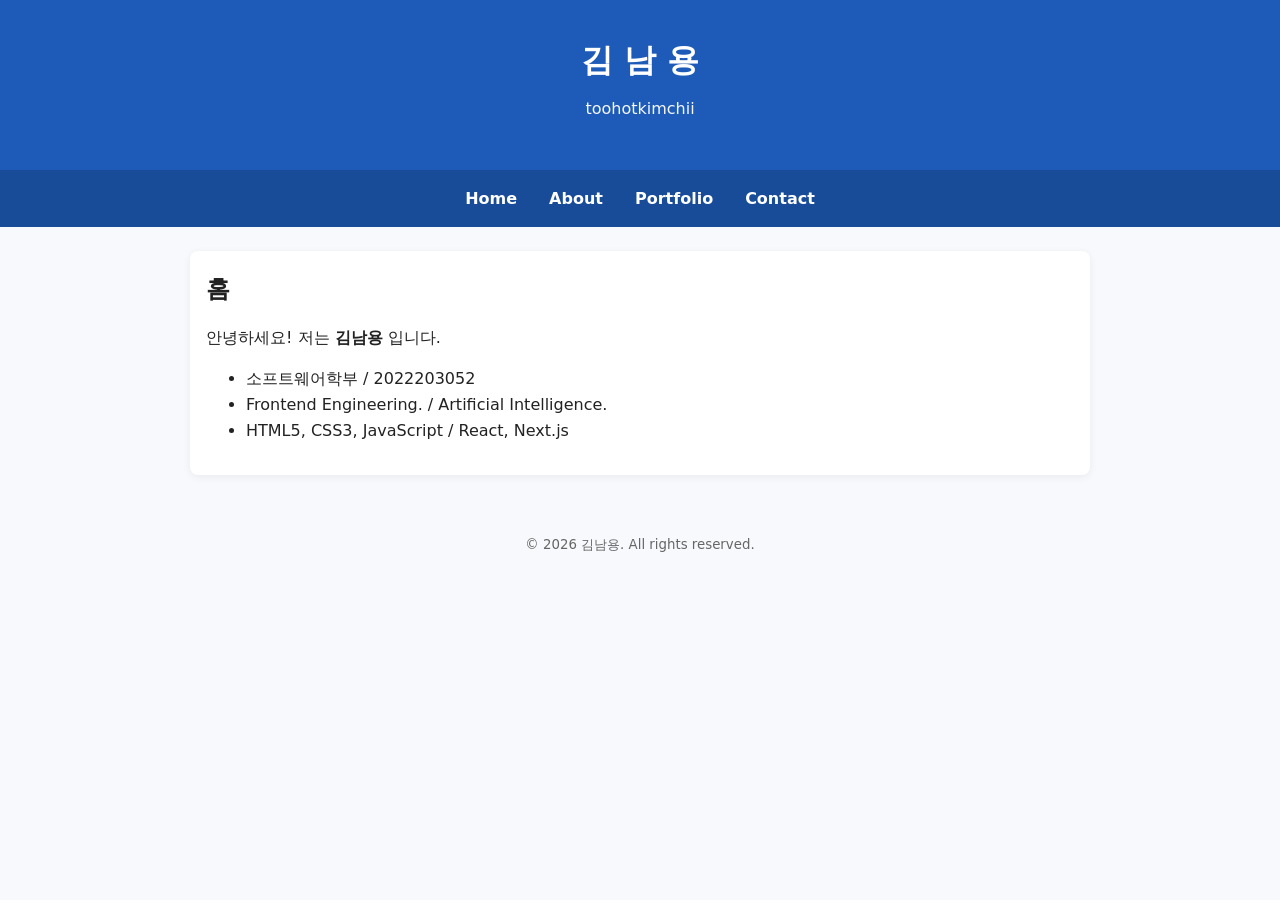
<file: index.html>
<!DOCTYPE html>
<html lang="ko">
<head>
  <meta charset="UTF-8" />
  <meta name="viewport" content="width=device-width, initial-scale=1.0"/>
  <title>인터넷활용 실습 템플릿</title>
  <link rel="stylesheet" href="style.css">
</head>
<body>
<header>
  <h1>김 남 용</h1>
  <p class="subtitle">toohotkimchii</p>
</header>
<nav>
  <a href="index.html">Home</a>
  <a href="about.html">About</a>
  <a href="portfolio.html">Portfolio</a>
  <a href="contact.html">Contact</a>
</nav>
<main class="container">
<section>
  <h2>홈</h2>
  <p>안녕하세요! 저는 <strong>김남용</strong> 입니다.</p>
  <ul>
    <li>소프트웨어학부 / 2022203052</li>
    <li>Frontend Engineering. / Artificial Intelligence.</li>
    <li>HTML5, CSS3, JavaScript / React, Next.js</li>
  </ul>
</section>
</main>
<footer>
  <small>&copy; <span id="year"></span> 김남용. All rights reserved.</small>
</footer>
<script src="script.js"></script>
</body>
</html>
</file>
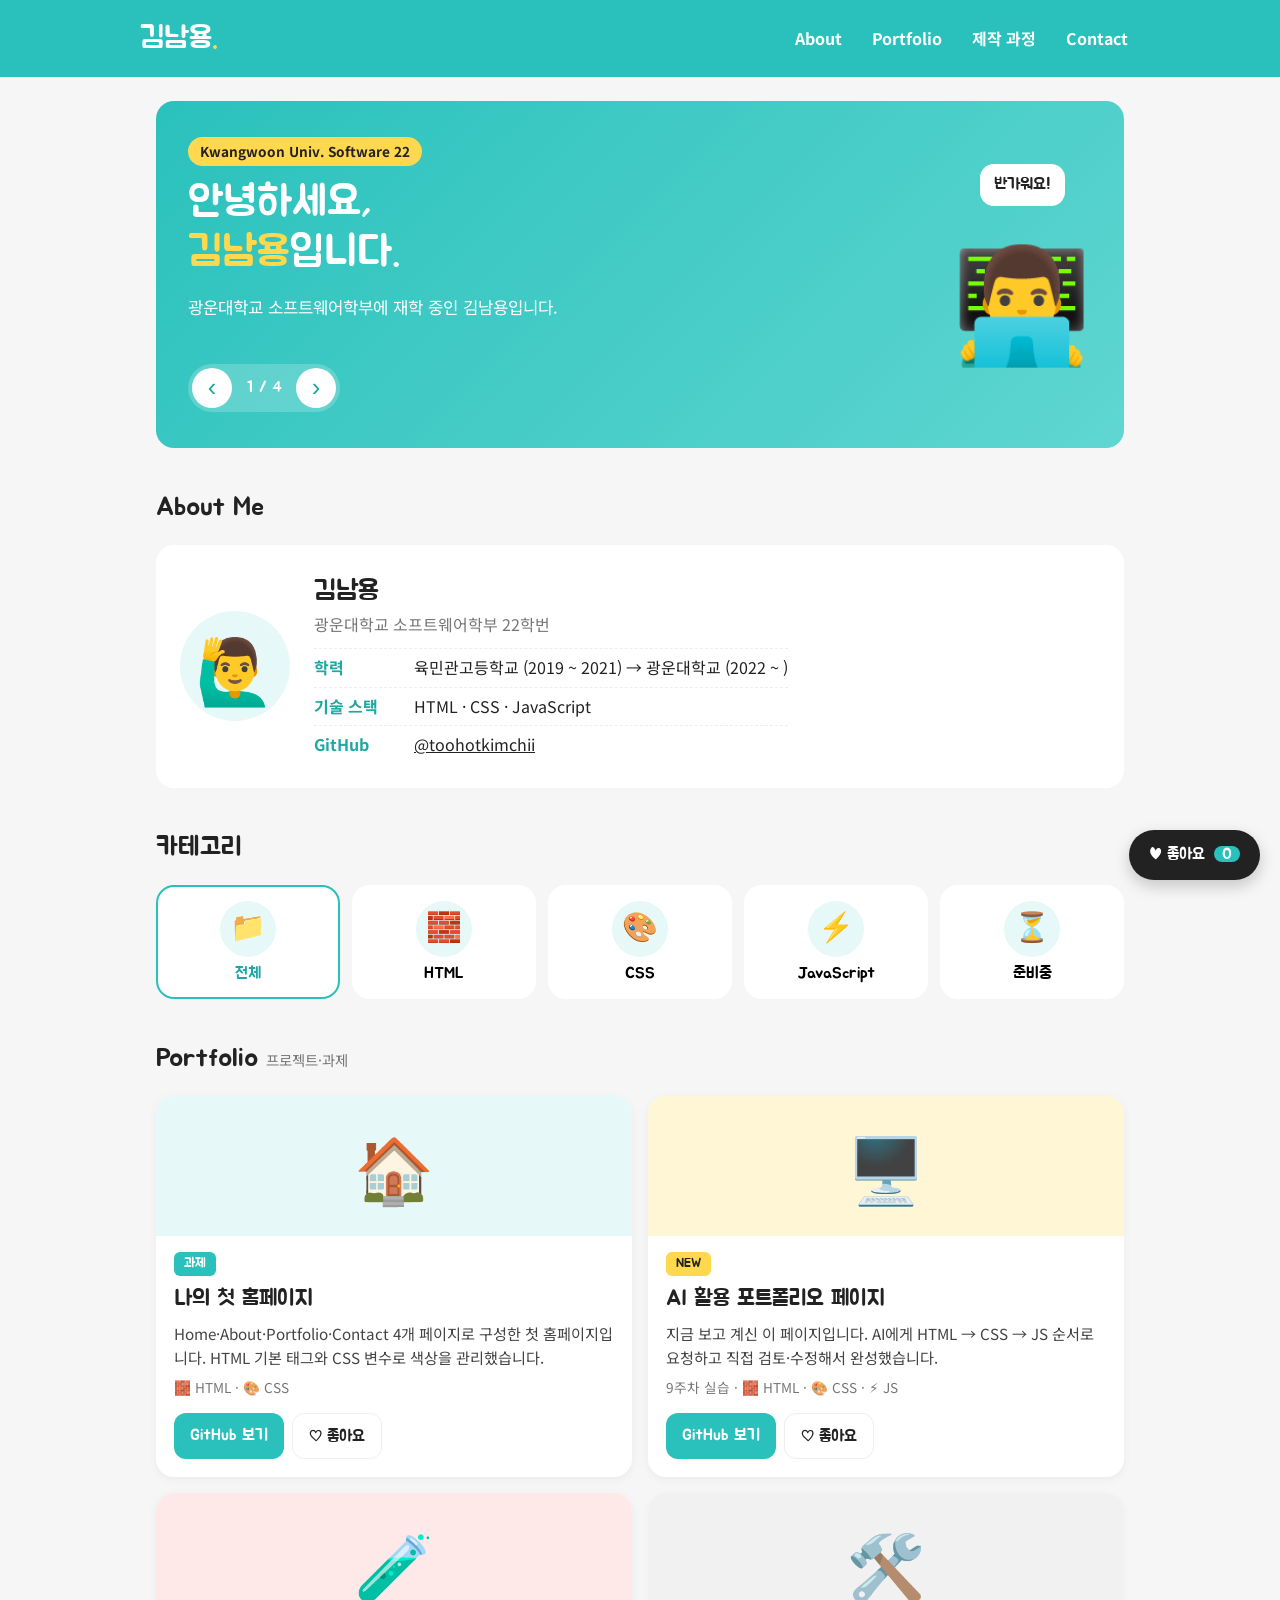
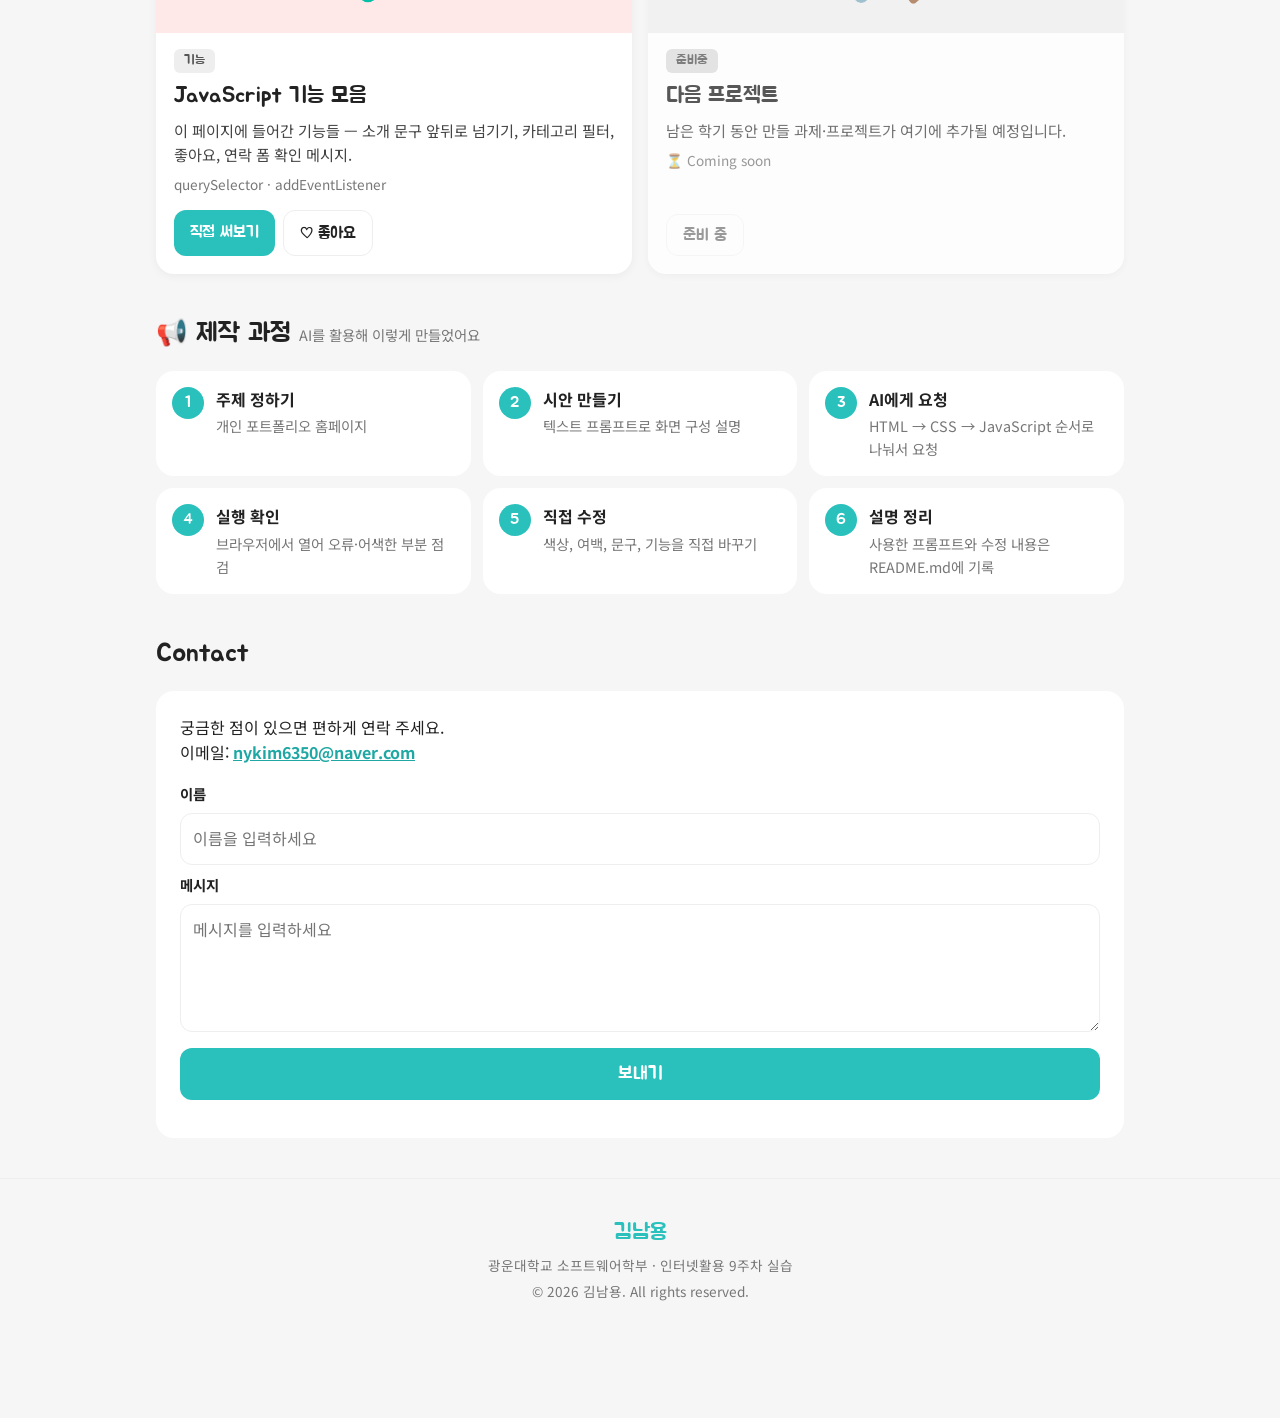
<file: toohotkimchii_page/index.html>
<!DOCTYPE html>
<html lang="ko">
<head>
  <meta charset="UTF-8" />
  <meta name="viewport" content="width=device-width, initial-scale=1.0" />
  <title>김남용 | 포트폴리오</title>

  <!-- 글꼴: 둥글고 귀여운 제목용(Jua) + 읽기 편한 본문용(Noto Sans KR) -->
  <link rel="preconnect" href="https://fonts.googleapis.com">
  <link rel="preconnect" href="https://fonts.gstatic.com" crossorigin>
  <link href="https://fonts.googleapis.com/css2?family=Jua&family=Noto+Sans+KR:wght@400;500;700&display=swap" rel="stylesheet">

  <!-- 디자인(CSS)은 style.css 파일에 따로 작성했습니다. -->
  <link rel="stylesheet" href="style.css" />
</head>
<body>

  <!-- =====================================================
       1. header : 사이트 맨 위 (로고 + 메뉴)
       ===================================================== -->
  <header class="site-header">
    <div class="header-inner">
      <a href="#home" class="logo">김남용<span class="logo-dot">.</span></a>

      <!-- nav : 페이지 안의 각 영역(section)으로 이동하는 메뉴
           누른 메뉴에 흰색 배경(active)이 붙습니다 (script.js 6번 참고) -->
      <nav class="main-nav">
        <a href="#about">About</a>
        <a href="#projects">Portfolio</a>
        <a href="#process">제작 과정</a>
        <a href="#contact">Contact</a>
      </nav>
    </div>
  </header>

  <!-- =====================================================
       2. main : 본문 내용
       ===================================================== -->
  <main>

    <!-- 2-1. 메인 배너 + 자기소개 문구 바꾸기 버튼 -->
    <section id="home" class="hero">
      <div class="hero-text">
        <p class="hero-badge">Kwangwoon Univ. Software 22</p>
        <h1>안녕하세요,<br /><em>김남용</em>입니다.</h1>

        <!-- 버튼을 누르면 이 문장이 바뀝니다 (script.js 참고) -->
        <p id="introText" class="intro-text">
          광운대학교 소프트웨어학부에 재학 중인 김남용입니다.
        </p>
        <!-- 이전 / 다음 버튼으로 소개 문장을 앞뒤로 넘깁니다 -->
        <div class="intro-controls">
          <button type="button" id="prevBtn" class="intro-arrow" aria-label="이전 소개">‹</button>
          <!-- 지금 몇 번째 문장인지 표시 (예: 1 / 4) -->
          <span id="introCounter" class="intro-counter">1 / 4</span>
          <button type="button" id="nextBtn" class="intro-arrow" aria-label="다음 소개">›</button>
        </div>
      </div>

      <!-- 오른쪽 그림: 이미지 파일 대신 CSS와 이모지로 표현 -->
      <div class="hero-art" aria-hidden="true">
        <div class="bubble">반가워요!</div>
        <div class="scooter">👨‍💻</div>
      </div>
    </section>

    <!-- 2-2. 자기소개 (About) -->
    <section id="about" class="owner">
      <h2 class="section-title">About Me</h2>
      <div class="owner-card">
        <div class="owner-face" aria-hidden="true">🙋‍♂️</div>
        <div class="owner-info">
          <h3>김남용</h3>
          <p class="owner-sub">광운대학교 소프트웨어학부 22학번</p>
          <ul class="owner-list">
            <li><b>학력</b> 육민관고등학교 (2019 ~ 2021) → 광운대학교 (2022 ~ )</li>
            <li><b>기술 스택</b> HTML · CSS · JavaScript</li>
            <li><b>GitHub</b> <a href="https://github.com/toohotkimchii" target="_blank" rel="noopener">@toohotkimchii</a></li>
          </ul>
        </div>
      </div>
    </section>

    <!-- 2-3. 카테고리 아이콘 : 누르면 아래 프로젝트가 걸러집니다 -->
    <section class="category">
      <h2 class="section-title">카테고리</h2>
      <div class="category-grid">
        <!-- data-filter 값으로 아래 프로젝트 카드를 걸러냅니다 -->
        <button type="button" class="cat-item active" data-filter="all">
          <span class="cat-icon">📁</span>전체
        </button>
        <button type="button" class="cat-item" data-filter="html">
          <span class="cat-icon">🧱</span>HTML
        </button>
        <button type="button" class="cat-item" data-filter="css">
          <span class="cat-icon">🎨</span>CSS
        </button>
        <button type="button" class="cat-item" data-filter="js">
          <span class="cat-icon">⚡</span>JavaScript
        </button>
        <button type="button" class="cat-item" data-filter="soon">
          <span class="cat-icon">⏳</span>준비중
        </button>
      </div>
    </section>

    <!-- 2-4. 프로젝트 목록 (카드형 레이아웃) -->
    <section id="projects" class="menu">
      <h2 class="section-title">Portfolio <small>프로젝트·과제</small></h2>

      <div class="card-list">

        <!-- 카드 1 : 첫 번째 홈페이지 -->
        <article class="card" data-category="html css">
          <div class="card-thumb thumb-mint">🏠</div>
          <div class="card-body">
            <span class="tag tag-best">과제</span>
            <h3>나의 첫 홈페이지</h3>
            <p class="card-desc">
              Home·About·Portfolio·Contact 4개 페이지로 구성한 첫 홈페이지입니다.
              HTML 기본 태그와 CSS 변수로 색상을 관리했습니다.
            </p>
            <p class="card-meta">🧱 HTML · 🎨 CSS</p>
            <div class="card-actions">
              <a class="btn btn-mint" href="https://github.com/toohotkimchii/kimnamyong_myhomepage" target="_blank" rel="noopener">GitHub 보기</a>
              <button type="button" class="btn btn-line like-btn">♡ 좋아요</button>
            </div>
          </div>
        </article>

        <!-- 카드 2 : 지금 보고 있는 이 페이지 -->
        <article class="card" data-category="html css js">
          <div class="card-thumb thumb-yellow">🖥️</div>
          <div class="card-body">
            <span class="tag tag-new">NEW</span>
            <h3>AI 활용 포트폴리오 페이지</h3>
            <p class="card-desc">
              지금 보고 계신 이 페이지입니다. AI에게 HTML → CSS → JS 순서로 요청하고
              직접 검토·수정해서 완성했습니다.
            </p>
            <p class="card-meta">9주차 실습 · 🧱 HTML · 🎨 CSS · ⚡ JS</p>
            <div class="card-actions">
              <a class="btn btn-mint" href="https://github.com/toohotkimchii/kimnamyong_myhomepage/tree/main/toohotkimchii_page" target="_blank" rel="noopener">GitHub 보기</a>
              <button type="button" class="btn btn-line like-btn">♡ 좋아요</button>
            </div>
          </div>
        </article>

        <!-- 카드 3 : 자바스크립트 기능 소개 -->
        <article class="card" data-category="js">
          <div class="card-thumb thumb-pink">🧪</div>
          <div class="card-body">
            <span class="tag">기능</span>
            <h3>JavaScript 기능 모음</h3>
            <p class="card-desc">
              이 페이지에 들어간 기능들 — 소개 문구 앞뒤로 넘기기, 카테고리 필터,
              좋아요, 연락 폼 확인 메시지.
            </p>
            <p class="card-meta">querySelector · addEventListener</p>
            <div class="card-actions">
              <a class="btn btn-mint" href="#contact">직접 써보기</a>
              <button type="button" class="btn btn-line like-btn">♡ 좋아요</button>
            </div>
          </div>
        </article>

        <!-- 카드 4 : 준비 중 (앞으로 채울 자리) -->
        <article class="card card-soon" data-category="soon">
          <div class="card-thumb thumb-gray">🛠️</div>
          <div class="card-body">
            <span class="tag tag-soon">준비중</span>
            <h3>다음 프로젝트</h3>
            <p class="card-desc">
              남은 학기 동안 만들 과제·프로젝트가 여기에 추가될 예정입니다.
            </p>
            <p class="card-meta">⏳ Coming soon</p>
            <div class="card-actions">
              <button type="button" class="btn btn-line" disabled>준비 중</button>
            </div>
          </div>
        </article>

      </div>

      <!-- 보여줄 카드가 없을 때 나오는 문구 (평소엔 숨김) -->
      <p id="emptyMsg" class="empty-msg" hidden>해당하는 프로젝트가 없어요 😅</p>
    </section>

    <!-- 2-5. 제작 과정 (수업 내용 정리) -->
    <section id="process" class="notice">
      <h2 class="section-title">📢 제작 과정 <small>AI를 활용해 이렇게 만들었어요</small></h2>
      <ol class="step-list">
        <li><span class="step-num">1</span><div><b>주제 정하기</b><p>개인 포트폴리오 홈페이지</p></div></li>
        <li><span class="step-num">2</span><div><b>시안 만들기</b><p>텍스트 프롬프트로 화면 구성 설명</p></div></li>
        <li><span class="step-num">3</span><div><b>AI에게 요청</b><p>HTML → CSS → JavaScript 순서로 나눠서 요청</p></div></li>
        <li><span class="step-num">4</span><div><b>실행 확인</b><p>브라우저에서 열어 오류·어색한 부분 점검</p></div></li>
        <li><span class="step-num">5</span><div><b>직접 수정</b><p>색상, 여백, 문구, 기능을 직접 바꾸기</p></div></li>
        <li><span class="step-num">6</span><div><b>설명 정리</b><p>사용한 프롬프트와 수정 내용은 README.md에 기록</p></div></li>
      </ol>
    </section>

    <!-- 2-6. 연락처 (Contact) -->
    <section id="contact" class="order">
      <h2 class="section-title">Contact</h2>
      <div class="order-box">
        <p class="order-guide">
          궁금한 점이 있으면 편하게 연락 주세요.<br />
          이메일: <a href="mailto:nykim6350@naver.com">nykim6350@naver.com</a>
        </p>

        <!-- form : 실제 전송은 하지 않고, JS로 확인 메시지만 보여줍니다 -->
        <form id="orderForm" class="order-form">
          <label for="orderName">이름</label>
          <input type="text" id="orderName" placeholder="이름을 입력하세요" />

          <label for="orderMsg">메시지</label>
          <textarea id="orderMsg" rows="4" placeholder="메시지를 입력하세요"></textarea>

          <button type="submit" class="btn btn-mint btn-big">보내기</button>
        </form>

        <!-- 결과 메시지가 들어갈 자리 -->
        <p id="orderResult" class="order-result" aria-live="polite"></p>
      </div>
    </section>

  </main>

  <!-- 좋아요 개수를 보여주는 떠 있는 버튼 -->
  <a href="#projects" class="cart-float" aria-label="좋아요 개수">
    ♥ 좋아요 <span id="likeCount">0</span>
  </a>

  <!-- =====================================================
       3. footer : 사이트 맨 아래 정보
       ===================================================== -->
  <footer class="site-footer">
    <p class="footer-logo">김남용</p>
    <p>광운대학교 소프트웨어학부 · 인터넷활용 9주차 실습</p>
    <p>&copy; <span id="year"></span> 김남용. All rights reserved.</p>
  </footer>

  <!-- 기능(JavaScript)은 script.js 파일에 작성했습니다. body 맨 끝에서 불러옵니다. -->
  <script src="script.js"></script>
</body>
</html>
</file>
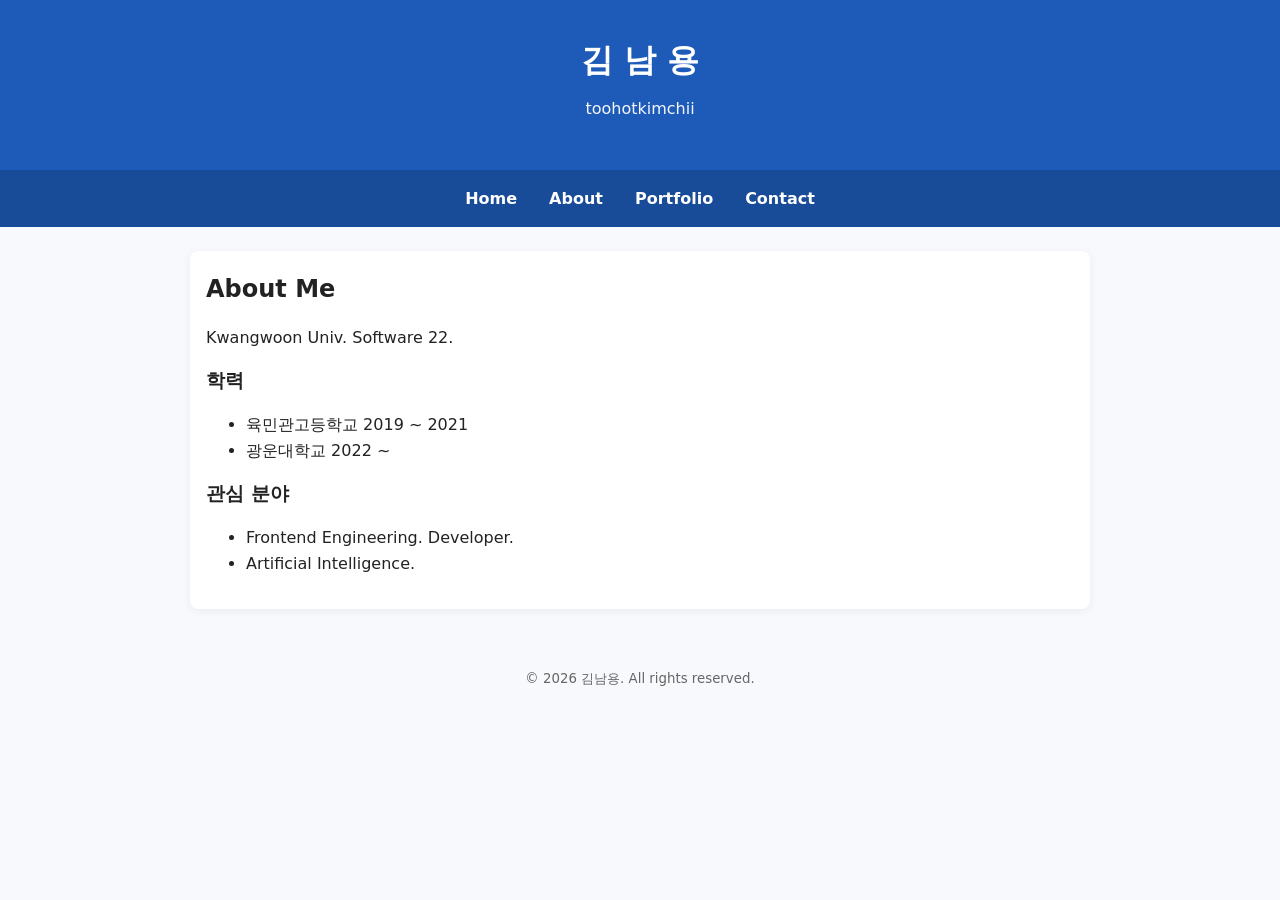
<file: about.html>
<!DOCTYPE html>
<html lang="ko">
<head>
  <meta charset="UTF-8" />
  <meta name="viewport" content="width=device-width, initial-scale=1.0"/>
  <title>인터넷활용 실습 템플릿</title>
  <link rel="stylesheet" href="style.css">
</head>
<body>
<header>
  <h1>김 남 용</h1>
  <p class="subtitle">toohotkimchii</p>
</header>
<nav>
  <a href="index.html">Home</a>
  <a href="about.html">About</a>
  <a href="portfolio.html">Portfolio</a>
  <a href="contact.html">Contact</a>
</nav>
<main class="container">
<section>
  <h2>About Me</h2>
  <p>Kwangwoon Univ. Software 22.</p>
  <h3>학력</h3>
  <ul>
    <li>육민관고등학교 2019 ~ 2021</li>
    <li>광운대학교 2022 ~</li>
  </ul>
  <h3>관심 분야</h3>
  <ul>
    <li>Frontend Engineering. Developer.</li>
    <li>Artificial Intelligence.</li>
  </ul>
</section>
</main>
<footer>
  <small>&copy; <span id="year"></span> 김남용. All rights reserved.</small>
</footer>
<script src="script.js"></script>
</body>
</html>
</file>
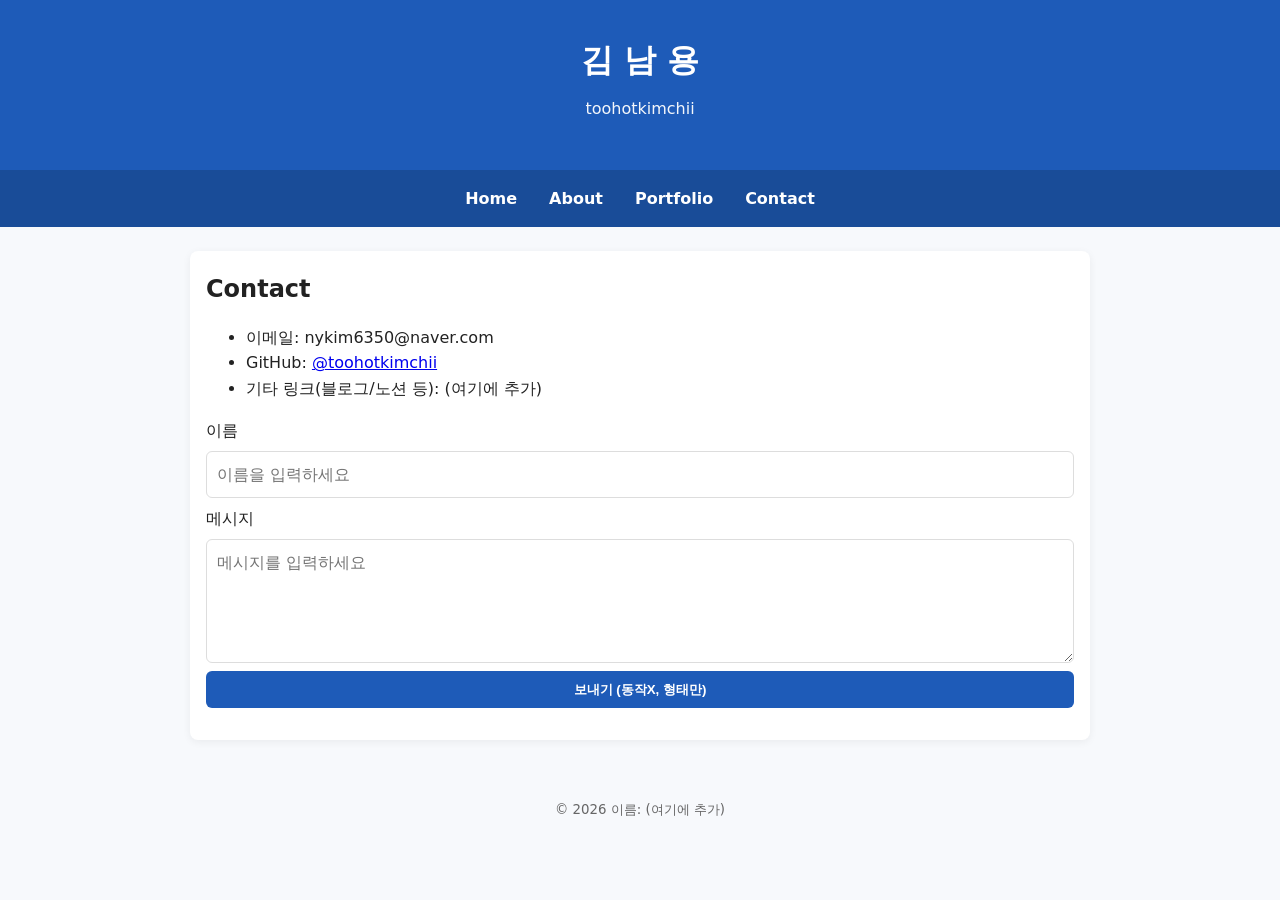
<file: contact.html>
<!DOCTYPE html>
<html lang="ko">
<head>
  <meta charset="UTF-8" />
  <meta name="viewport" content="width=device-width, initial-scale=1.0"/>
  <title>인터넷활용 실습 템플릿</title>
  <link rel="stylesheet" href="style.css">
</head>
<body>
<header>
  <h1>김 남 용</h1>
  <p class="subtitle">toohotkimchii</p>
</header>
<nav>
  <a href="index.html">Home</a>
  <a href="about.html">About</a>
  <a href="portfolio.html">Portfolio</a>
  <a href="contact.html">Contact</a>
</nav>
<main class="container">
<section>
  <h2>Contact</h2>
  <ul>
    <li>이메일: nykim6350@naver.com</li>
    <li>GitHub: <a href="https://github.com/toohotkimchii" target="_blank" rel="noopener">@toohotkimchii</a></li>
    <li>기타 링크(블로그/노션 등): (여기에 추가)</li>
  </ul>
  <!-- 아래는 정말 기본 예시 폼입니다. JS 없이도 동작하지 않아도 되며, 형태만 제공합니다. -->
  <form class="contact-form" onsubmit="return false;">
    <label>이름</label>
    <input type="text" placeholder="이름을 입력하세요">
    <label>메시지</label>
    <textarea rows="4" placeholder="메시지를 입력하세요"></textarea>
    <button type="submit">보내기 (동작X, 형태만)</button>
  </form>
</section>
</main>
<footer>
  <small>&copy; <span id="year"></span> 이름: (여기에 추가)</small>
</footer>
<script src="script.js"></script>
</body>
</html>
</file>
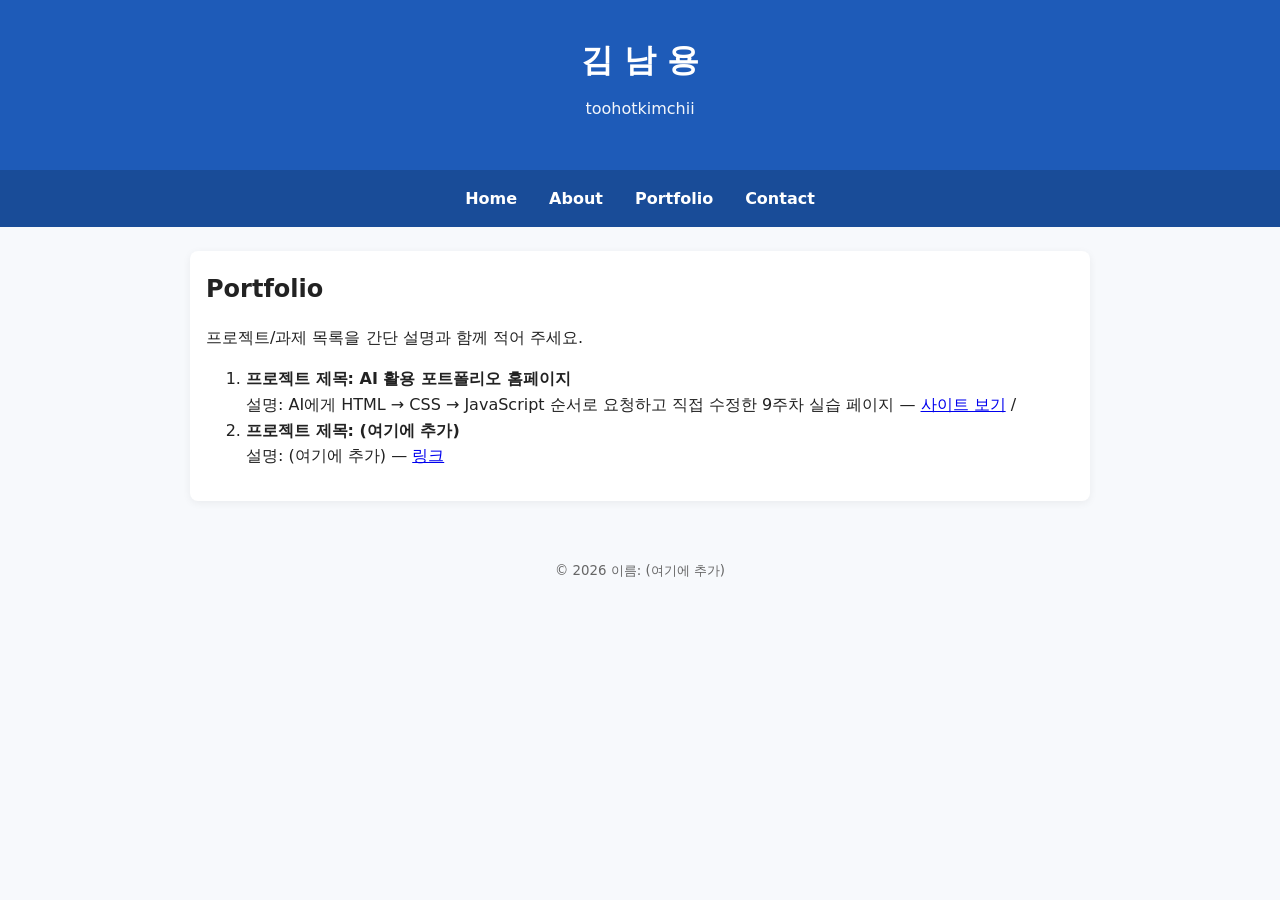
<file: portfolio.html>
<!DOCTYPE html>
<html lang="ko">
<head>
  <meta charset="UTF-8" />
  <meta name="viewport" content="width=device-width, initial-scale=1.0"/>
  <title>인터넷활용 실습 템플릿</title>
  <link rel="stylesheet" href="style.css">
</head>
<body>
<header>
  <h1>김 남 용</h1>
  <p class="subtitle">toohotkimchii</p>
</header>
<nav>
  <a href="index.html">Home</a>
  <a href="about.html">About</a>
  <a href="portfolio.html">Portfolio</a>
  <a href="contact.html">Contact</a>
</nav>
<main class="container">
<section>
  <h2>Portfolio</h2>
  <p>프로젝트/과제 목록을 간단 설명과 함께 적어 주세요.</p>
  <ol>
    <li>
      <strong>프로젝트 제목: AI 활용 포트폴리오 홈페이지</strong><br>
      설명: AI에게 HTML → CSS → JavaScript 순서로 요청하고 직접 수정한 9주차 실습 페이지 —
      <a href="toohotkimchii_page/index.html">사이트 보기</a> /
    </li>
    <li>
      <strong>프로젝트 제목: (여기에 추가)</strong><br>
      설명: (여기에 추가) — <a href="(깃허브 또는 배포 링크)">링크</a>
    </li>
  </ol>
</section>
</main>
<footer>
  <small>&copy; <span id="year"></span> 이름: (여기에 추가)</small>
</footer>
<script src="script.js"></script>
</body>
</html>
</file>
<file: style.css>
/* =============================================================
   색상 테마는 "여기"에서 바꿉니다. (파랑 계열 기본)
   원하는 색상 코드로 아래 4가지만 바꿔보세요.
   ------------------------------------------------------------- */
:root {
  --primary: #1e5bb8;      /* 메인 포인트 색상 */
  --primary-dark: #194c98; /* 호버/진한 포인트 */
  --bg: #f7f9fc;           /* 전체 배경 색 */
  --text: #222222;         /* 본문 글자 색 */
}
/* ============================================================= */

* { box-sizing: border-box; }
body {
  margin: 0;
  font-family: system-ui, -apple-system, "Segoe UI", Roboto, "Noto Sans KR", Arial, sans-serif;
  background: var(--bg);
  color: var(--text);
  line-height: 1.6;
}

header {
  padding: 2rem 1rem;
  text-align: center;
  background: var(--primary);
  color: #ffffff;
}
header .subtitle { margin-top: .25rem; opacity: .95; }

nav {
  background: var(--primary-dark);
  display: flex;
  gap: 1rem;
  padding: .75rem 1rem;
  justify-content: center;
  flex-wrap: wrap;
}
nav a {
  color: #ffffff;
  text-decoration: none;
  font-weight: 600;
  padding: .25rem .5rem;
}
nav a:hover { text-decoration: underline; }

.container {
  max-width: 900px;
  margin: 1.5rem auto;
  padding: 1rem;
  background: #ffffff;
  border-radius: 8px;
  box-shadow: 0 2px 8px rgba(0,0,0,.06);
}

section { margin-bottom: 1rem; }
h1, h2, h3 { margin: .2rem 0 .6rem; }

.contact-form {
  display: grid;
  grid-template-columns: 1fr;
  gap: .5rem;
  margin-top: 1rem;
}
input, textarea {
  width: 100%;
  padding: .6rem;
  border: 1px solid #ddd;
  border-radius: 6px;
  font: inherit;
}
button {
  padding: .6rem .8rem;
  border: none;
  border-radius: 6px;
  background: var(--primary);
  color: #fff;
  cursor: pointer;
  font-weight: 600;
}
button:hover { background: var(--primary-dark); }

footer {
  text-align: center;
  padding: 2rem 1rem;
  color: #666;
}

@media (max-width: 600px) {
  header h1 { font-size: 1.25rem; }
  .container { margin: 1rem; padding: .75rem; }
}
</file>
<file: toohotkimchii_page/style.css>
/* =============================================================
   김남용 포트폴리오 스타일시트
   - 배달의민족 스타일 참고: 민트색 포인트, 둥근 모서리, 큼직한 귀여운 제목
   - 색을 바꾸고 싶으면 아래 :root 안의 값만 바꾸면 됩니다.
   ============================================================= */
:root {
  --mint: #2ac1bc;        /* 메인 민트색 */
  --mint-dark: #1fa8a3;   /* 버튼에 마우스를 올렸을 때 */
  --mint-light: #e6f8f7;  /* 연한 민트 배경 */
  --yellow: #ffd84d;      /* 강조용 노란색 */
  --text: #222222;        /* 기본 글자색 */
  --gray: #777777;        /* 보조 글자색 */
  --line: #eeeeee;        /* 테두리 선 */
  --bg: #f6f6f6;          /* 전체 배경 */
  --radius: 18px;         /* 모서리 둥글기 */
}

/* ---------- 기본 설정 ---------- */
* { box-sizing: border-box; }

html { scroll-behavior: smooth; } /* 메뉴 클릭 시 부드럽게 이동 */

body {
  margin: 0;
  font-family: "Noto Sans KR", system-ui, sans-serif;
  background: var(--bg);
  color: var(--text);
  line-height: 1.6;
  padding-bottom: 80px; /* 떠 있는 좋아요 버튼에 내용이 가리지 않도록 */
}

/* 제목은 둥글둥글한 Jua 글꼴 */
h1, h2, h3, .logo, .footer-logo, .btn, .cat-item, .tag {
  font-family: "Jua", "Noto Sans KR", sans-serif;
  font-weight: 400;
}

a { color: inherit; }

main {
  max-width: 1000px;
  margin: 0 auto;
  padding: 0 16px;
}

section {
  margin: 40px 0;
  scroll-margin-top: 100px; /* 메뉴로 이동할 때 제목이 고정 헤더에 가려지지 않게 */
}

.section-title {
  font-size: 1.6rem;
  margin: 0 0 16px;
}
.section-title small {
  font-family: "Noto Sans KR", sans-serif;
  font-size: .9rem;
  color: var(--gray);
  font-weight: 400;
}

/* ---------- header ---------- */
.site-header {
  background: var(--mint);
  color: #fff;
  padding: 14px 16px;
  position: sticky;   /* 스크롤해도 상단에 고정 */
  top: 0;
  z-index: 10;
}
.header-inner {
  max-width: 1000px;
  margin: 0 auto;
  display: flex;
  justify-content: space-between;
  align-items: center;
  gap: 12px;
  flex-wrap: wrap;
}
.logo {
  font-size: 1.9rem;
  text-decoration: none;
  color: #fff;
}
.logo-dot { color: var(--yellow); }

.main-nav { display: flex; gap: 6px; flex-wrap: wrap; }
.main-nav a {
  text-decoration: none;
  font-weight: 700;
  padding: 6px 12px;
  border-radius: 999px;
  transition: background .2s;
}
.main-nav a:hover { background: rgba(255,255,255,.2); }
/* 누른 메뉴(active)에만 흰색 배경 */
.main-nav a.active { background: #fff; color: var(--mint); }
.main-nav a.active:hover { background: var(--yellow); color: var(--text); }

/* ---------- 메인 배너(hero) ---------- */
.hero {
  margin-top: 24px;
  background: linear-gradient(135deg, var(--mint) 0%, #5fd6d1 100%);
  color: #fff;
  border-radius: var(--radius);
  padding: 36px 32px;
  display: flex;
  align-items: center;
  justify-content: space-between;
  gap: 24px;
  overflow: hidden;
}
.hero-badge {
  display: inline-block;
  background: var(--yellow);
  color: var(--text);
  font-weight: 700;
  font-size: .85rem;
  padding: 4px 12px;
  border-radius: 999px;
  margin: 0 0 12px;
}
.hero h1 {
  font-size: 2.6rem;
  line-height: 1.2;
  margin: 0 0 16px;
}
.hero h1 em {
  font-style: normal;
  color: var(--yellow);
}
.intro-text {
  font-size: 1.05rem;
  min-height: 3.2em;     /* 문장이 바뀌어도 높이가 덜컹거리지 않게 */
  margin: 0 0 16px;
  transition: opacity .25s;
}
.intro-text.fade { opacity: 0; } /* JS에서 문장 바꿀 때 잠깐 사라지는 효과 */

/* 이전 / 다음 버튼 묶음 */
.intro-controls {
  display: inline-flex;
  align-items: center;
  gap: 10px;
  background: rgba(255,255,255,.2);
  border-radius: 999px;
  padding: 4px;
}
.intro-arrow {
  width: 40px; height: 40px;
  border: none;
  border-radius: 50%;
  background: #fff;
  color: var(--mint-dark);
  font-size: 1.6rem;
  line-height: 1;
  cursor: pointer;
  transition: transform .15s, background .2s;
}
.intro-arrow:hover { background: var(--yellow); color: var(--text); transform: scale(1.08); }
.intro-counter {
  font-family: "Jua", sans-serif;
  min-width: 44px;
  text-align: center;
}

.hero-art { position: relative; flex-shrink: 0; text-align: center; }
.scooter {
  font-size: 7rem;
  animation: ride 1.6s ease-in-out infinite alternate; /* 그림 흔들흔들 */
}
.bubble {
  background: #fff;
  color: var(--text);
  font-family: "Jua", sans-serif;
  padding: 8px 14px;
  border-radius: 14px;
  display: inline-block;
}
@keyframes ride {
  from { transform: translateX(-8px) rotate(-3deg); }
  to   { transform: translateX(8px) rotate(2deg); }
}

/* ---------- 버튼 공통 ---------- */
.btn {
  display: inline-block;
  border: none;
  border-radius: 12px;
  padding: 10px 16px;
  font-size: 1rem;
  cursor: pointer;
  text-decoration: none;
  transition: transform .15s, background .2s;
}
.btn:hover { transform: translateY(-2px); }
.btn:disabled { cursor: not-allowed; opacity: .6; transform: none; }
.btn-white { background: #fff; color: var(--mint-dark); }
.btn-mint  { background: var(--mint); color: #fff; }
.btn-mint:hover { background: var(--mint-dark); }
.btn-line  { background: #fff; color: var(--text); border: 1.5px solid var(--line); }
.btn-line.liked { border-color: #ff6b6b; color: #ff6b6b; } /* 좋아요 누른 상태 */
.btn-big { width: 100%; padding: 14px; font-size: 1.15rem; }

/* ---------- 카테고리 ---------- */
.category-grid {
  display: grid;
  grid-template-columns: repeat(5, 1fr);
  gap: 12px;
}
.cat-item {
  background: #fff;
  border: 2px solid transparent;
  border-radius: var(--radius);
  padding: 14px 4px;
  font-size: 1rem;
  cursor: pointer;
  display: flex;
  flex-direction: column;
  align-items: center;
  gap: 6px;
  transition: border-color .2s;
}
.cat-icon {
  font-size: 1.8rem;
  width: 56px; height: 56px;
  border-radius: 50%;
  background: var(--mint-light);
  display: flex; align-items: center; justify-content: center;
}
.cat-item:hover, .cat-item.active { border-color: var(--mint); }
.cat-item.active { color: var(--mint-dark); }

/* ---------- 프로젝트 카드 ---------- */
.card-list {
  display: grid;
  grid-template-columns: repeat(2, 1fr); /* 2열 카드 */
  gap: 16px;
}
.card {
  background: #fff;
  border-radius: var(--radius);
  overflow: hidden;
  box-shadow: 0 2px 10px rgba(0,0,0,.05);
  display: flex;
  flex-direction: column;
  transition: transform .2s, box-shadow .2s;
}
.card:hover {
  transform: translateY(-4px);
  box-shadow: 0 8px 20px rgba(0,0,0,.1);
}
.card.hide { display: none; } /* 카테고리 필터로 숨길 때 */

.card-thumb {
  height: 140px;
  font-size: 4rem;
  display: flex; align-items: center; justify-content: center;
}
.thumb-mint   { background: var(--mint-light); }
.thumb-yellow { background: #fff6d6; }
.thumb-pink   { background: #ffe8e8; }
.thumb-gray   { background: #efefef; }

.card-body { padding: 16px 18px 18px; display: flex; flex-direction: column; flex: 1; }
.card-body h3 { font-size: 1.35rem; margin: 6px 0 4px; }
.card-desc { margin: 0 0 8px; color: #444; font-size: .95rem; }
.card-meta { margin: 0 0 14px; color: var(--gray); font-size: .85rem; }
.card-actions { margin-top: auto; display: flex; gap: 8px; }

.tag {
  align-self: flex-start;
  font-size: .8rem;
  padding: 2px 10px;
  border-radius: 6px;
  background: #eee;
  color: #555;
}
.tag-best { background: var(--mint); color: #fff; }
.tag-new  { background: var(--yellow); color: var(--text); }
.tag-soon { background: #ddd; }
.card-soon { opacity: .75; }

.empty-msg { text-align: center; color: var(--gray); padding: 24px; }

/* ---------- About (자기소개) ---------- */
.owner-card {
  background: #fff;
  border-radius: var(--radius);
  padding: 24px;
  display: flex;
  gap: 24px;
  align-items: center;
}
.owner-face {
  font-size: 4rem;
  width: 110px; height: 110px;
  flex-shrink: 0;
  border-radius: 50%;
  background: var(--mint-light);
  display: flex; align-items: center; justify-content: center;
}
.owner-info h3 { font-size: 1.7rem; margin: 0; }
.owner-info h3 span { font-size: 1rem; color: var(--mint-dark); }
.owner-sub { margin: 0 0 10px; color: var(--gray); }
.owner-list { list-style: none; margin: 0; padding: 0; }
.owner-list li { padding: 6px 0; border-top: 1px dashed var(--line); }
.owner-list b {
  display: inline-block;
  min-width: 96px;
  color: var(--mint-dark);
}

/* ---------- 제작 과정 ---------- */
.step-list {
  list-style: none;
  margin: 0; padding: 0;
  display: grid;
  grid-template-columns: repeat(3, 1fr);
  gap: 12px;
}
.step-list li {
  background: #fff;
  border-radius: var(--radius);
  padding: 16px;
  display: flex;
  gap: 12px;
  align-items: flex-start;
}
.step-num {
  font-family: "Jua", sans-serif;
  background: var(--mint);
  color: #fff;
  width: 32px; height: 32px;
  border-radius: 50%;
  flex-shrink: 0;
  display: flex; align-items: center; justify-content: center;
}
.step-list p { margin: 2px 0 0; color: var(--gray); font-size: .9rem; }

/* ---------- Contact (연락처 폼) ---------- */
.order-box {
  background: #fff;
  border-radius: var(--radius);
  padding: 24px;
}
.order-guide { margin: 0 0 16px; }
.order-guide a { color: var(--mint-dark); font-weight: 700; }
.order-form { display: grid; gap: 8px; }
.order-form label { font-weight: 700; font-size: .9rem; }
.order-form input,
.order-form textarea {
  width: 100%;
  padding: 12px;
  border: 1.5px solid var(--line);
  border-radius: 12px;
  font: inherit;
}
.order-form input:focus,
.order-form textarea:focus { outline: none; border-color: var(--mint); }
.order-form .btn-big { margin-top: 8px; }
.order-result {
  margin: 14px 0 0;
  font-weight: 700;
  color: var(--mint-dark);
}
.order-result.error { color: #e04848; }

/* ---------- 떠 있는 좋아요 버튼 ---------- */
.cart-float {
  position: fixed;
  right: 20px;
  bottom: 20px;
  background: var(--text);
  color: #fff;
  text-decoration: none;
  font-family: "Jua", sans-serif;
  padding: 12px 20px;
  border-radius: 999px;
  box-shadow: 0 6px 16px rgba(0,0,0,.2);
  z-index: 20;
}
.cart-float span {
  background: var(--mint);
  border-radius: 999px;
  padding: 0 8px;
  margin-left: 4px;
}
.cart-float.bump { animation: bump .3s; } /* 좋아요 누를 때 통통 튀는 효과 */
@keyframes bump {
  50% { transform: scale(1.15); }
}

/* ---------- footer ---------- */
.site-footer {
  text-align: center;
  color: var(--gray);
  font-size: .85rem;
  padding: 32px 16px;
  border-top: 1px solid var(--line);
  margin-top: 40px;
}
.site-footer p { margin: 4px 0; }
.footer-logo { font-size: 1.4rem; color: var(--mint); }

/* =============================================================
   반응형: 화면이 좁을 때(모바일) 레이아웃 바꾸기
   ============================================================= */
@media (max-width: 720px) {
  .hero { flex-direction: column; text-align: center; padding: 28px 20px; }
  .hero h1 { font-size: 2rem; }
  .scooter { font-size: 5rem; }
  .card-list { grid-template-columns: 1fr; }       /* 카드 1열 */
  .step-list { grid-template-columns: 1fr; }
  .category-grid { grid-template-columns: repeat(5, 1fr); gap: 6px; }
  .cat-item { font-size: .8rem; padding: 10px 2px; }
  .cat-icon { width: 42px; height: 42px; font-size: 1.3rem; }
  .owner-card { flex-direction: column; text-align: center; }
  .owner-list { text-align: left; }
  .main-nav a { padding: 4px 8px; font-size: .9rem; }
}
</file>
